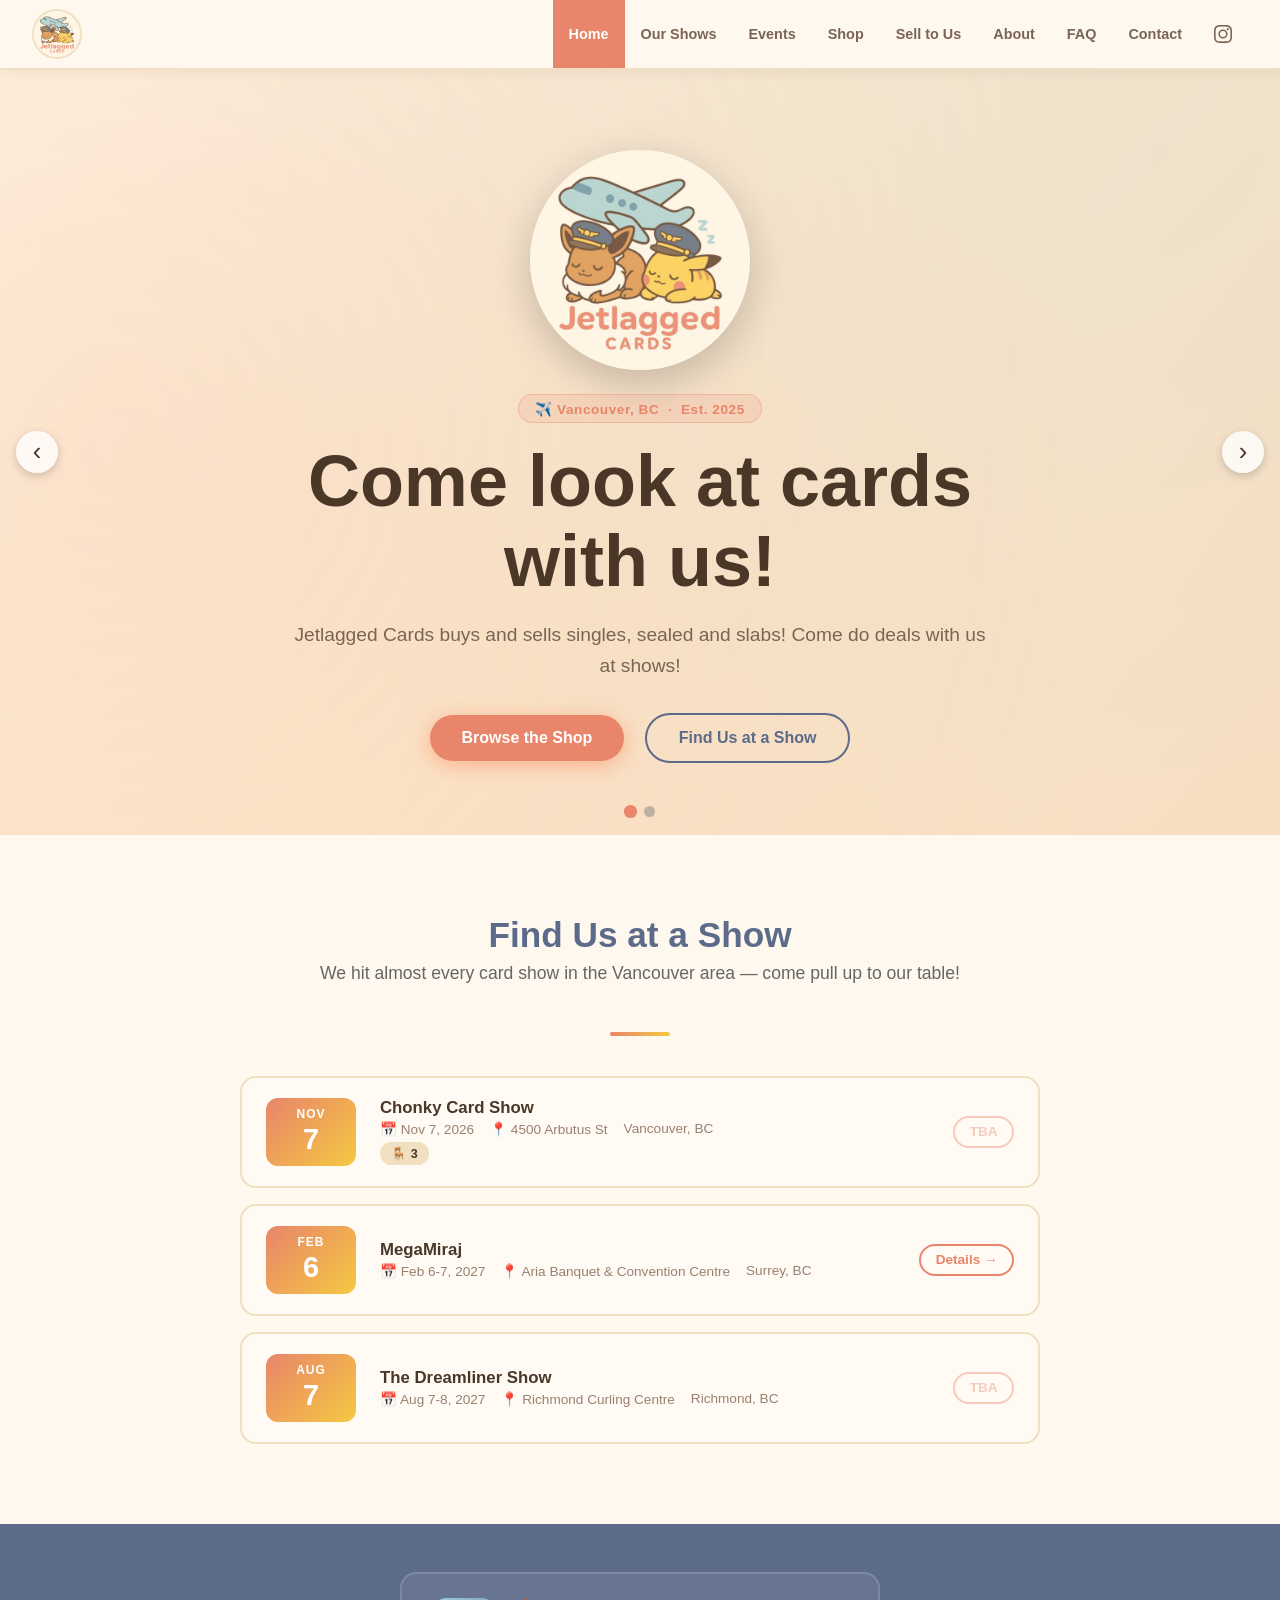
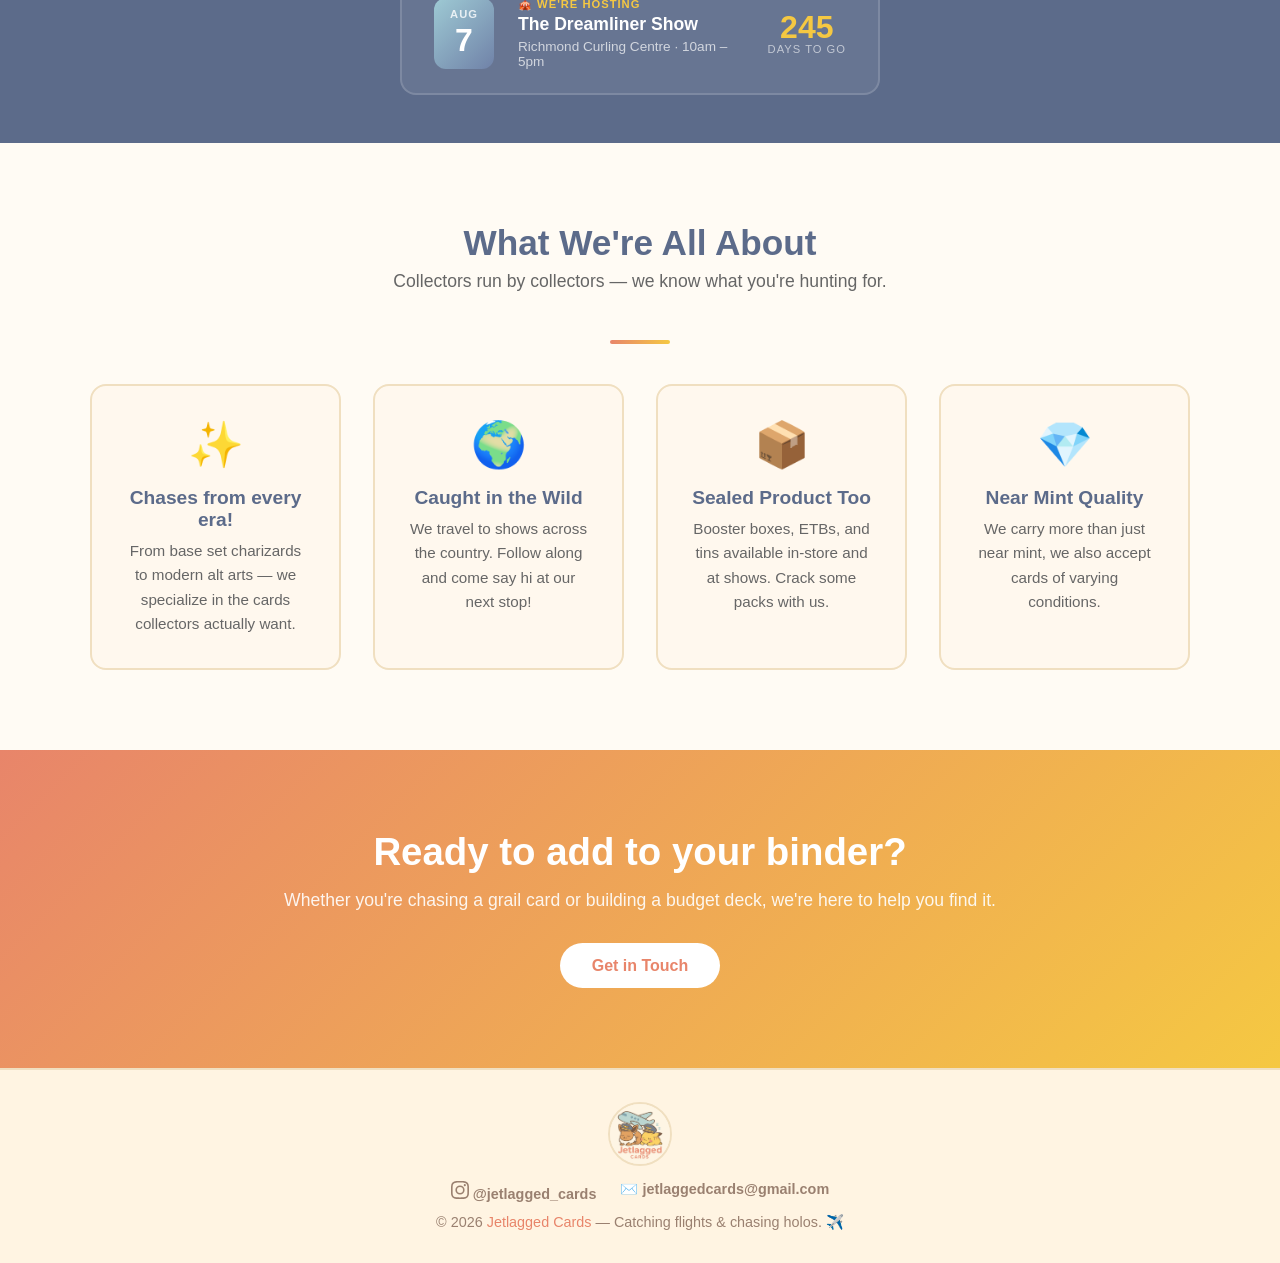
<file: index.html>
<!DOCTYPE html>
<html lang="en">
<head>
  <meta charset="UTF-8" />
  <meta name="viewport" content="width=device-width, initial-scale=1.0" />
  <title>Jetlagged Cards — Pokémon TCG Singles & Sealed</title>
  <link rel="icon" href="images/logo.jpg" type="image/jpeg" />
  <link rel="stylesheet" href="css/style.css" />
  <script src="https://identity.netlify.com/v1/netlify-identity-widget.js"></script>
</head>
<body>

<!-- NAV -->
<nav>
  <a href="#" class="nav-logo-img" data-page="home">
    <img src="images/logo.jpg" alt="Jetlagged Cards" class="nav-logo-img-el" />
  </a>
  <ul class="nav-links">
    <li><a href="#" data-page="home" class="active">Home</a></li>
    <li><a href="#" data-page="our-shows">Our Shows</a></li>
    <li><a href="#" data-page="events">Events</a></li>
    <li><a href="#" data-page="store">Shop</a></li>
    <li><a href="#" data-page="sell">Sell to Us</a></li>
    <li><a href="#" data-page="about">About</a></li>
    <li><a href="#" data-page="faq">FAQ</a></li>
    <li><a href="#" data-page="contact">Contact</a></li>
    <li><a href="https://instagram.com/jetlagged_cards" target="_blank" class="nav-instagram"><svg xmlns="http://www.w3.org/2000/svg" viewBox="0 0 24 24" class="ig-icon" fill="currentColor"><path d="M12 2.163c3.204 0 3.584.012 4.85.07 3.252.148 4.771 1.691 4.919 4.919.058 1.265.069 1.645.069 4.849 0 3.205-.012 3.584-.069 4.849-.149 3.225-1.664 4.771-4.919 4.919-1.266.058-1.644.07-4.85.07-3.204 0-3.584-.012-4.849-.07-3.26-.149-4.771-1.699-4.919-4.92-.058-1.265-.07-1.644-.07-4.849 0-3.204.013-3.583.07-4.849.149-3.227 1.664-4.771 4.919-4.919 1.266-.057 1.645-.069 4.849-.069zM12 0C8.741 0 8.333.014 7.053.072 2.695.272.273 2.69.073 7.052.014 8.333 0 8.741 0 12c0 3.259.014 3.668.072 4.948.2 4.358 2.618 6.78 6.98 6.98C8.333 23.986 8.741 24 12 24c3.259 0 3.668-.014 4.948-.072 4.354-.2 6.782-2.618 6.979-6.98.059-1.28.073-1.689.073-4.948 0-3.259-.014-3.667-.072-4.947-.196-4.354-2.617-6.78-6.979-6.98C15.668.014 15.259 0 12 0zm0 5.838a6.162 6.162 0 100 12.324 6.162 6.162 0 000-12.324zM12 16a4 4 0 110-8 4 4 0 010 8zm6.406-11.845a1.44 1.44 0 100 2.881 1.44 1.44 0 000-2.881z"/></svg></a></li>
  </ul>
  <button class="hamburger" id="hamburger" aria-label="Toggle menu">
    <span></span><span></span><span></span>
  </button>
</nav>

<!-- ===== HOME PAGE ===== -->
<div id="home" class="page active">

  <div class="hero" id="hero-carousel">
    <div class="hero-slide active" data-slide="0">
      <div class="hero-content">
        <img src="images/logo.jpg" alt="Jetlagged Cards" class="hero-logo" />
        <div class="hero-tagline">✈️ Vancouver, BC &nbsp;·&nbsp; Est. 2025</div>
        <h1 id="hero-title">Loading…</h1>
        <p id="hero-subtitle"></p>
        <a href="#" class="btn btn-primary" id="hero-cta-primary" data-page="store"></a>
        <a href="#" class="btn btn-outline" id="hero-cta-secondary" data-scroll="shows-section"></a>
      </div>
    </div>

    <div class="hero-slide hero-slide-spotlight" data-slide="1">
      <div class="hero-spotlight-inner">
        <div class="hero-spotlight-imgwrap">
          <img class="hero-spotlight-img" src="images/megamiraj.jpg"
               alt="MegaMiraj card show — Feb 6-7, 2027 · Aria Banquet & Convention Centre, Surrey BC · free admission"
               onerror="this.closest('.hero-slide-spotlight').classList.add('img-missing')" />
          <div class="hero-spotlight-fallback">
            <div class="hero-spotlight-badge">🌟 Featured Show</div>
            <h2>MegaMiraj</h2>
            <p>Feb 6-7, 2027 · Aria Banquet &amp; Convention Centre, Surrey · Free admission</p>
          </div>
        </div>
        <a href="https://www.instagram.com/p/Dc1PkqipyE4/" target="_blank" rel="noopener" class="btn btn-primary hero-spotlight-cta">Learn More →</a>
      </div>
    </div>

    <button class="hero-nav hero-prev" aria-label="Previous slide">‹</button>
    <button class="hero-nav hero-next" aria-label="Next slide">›</button>
    <div class="hero-dots">
      <button class="hero-dot active" data-goto="0" aria-label="Show slide 1"></button>
      <button class="hero-dot" data-goto="1" aria-label="Show slide 2"></button>
    </div>
  </div>

  <section class="shows-section" id="shows-section">
    <h2 class="section-title">Find Us at a Show</h2>
    <p class="section-subtitle">We hit almost every card show in the Vancouver area — come pull up to our table!</p>
    <div class="accent-line"></div>
    <div class="shows-list" id="shows-list"></div>
  </section>

  <!-- Hosted Shows Promo Banner -->
  <section class="hosted-promo" id="hosted-promo"></section>

  <section class="features">
    <h2 class="section-title">What We're All About</h2>
    <p class="section-subtitle">Collectors run by collectors — we know what you're hunting for.</p>
    <div class="accent-line"></div>
    <div class="features-grid" id="features-grid"></div>
  </section>

  <section id="cta-banner" style="background: linear-gradient(135deg, #e8856a, #f5c842); text-align: center; color: white; padding: 5rem 2rem;">
    <h2 id="banner-title" style="font-size: 2.4rem; font-weight: 900; margin-bottom: 1rem;"></h2>
    <p id="banner-subtitle" style="font-size: 1.1rem; opacity: 0.9; margin-bottom: 2rem;"></p>
    <a href="#" class="btn" id="banner-btn" style="background: white; color: var(--primary); font-weight: 700;" data-page="contact"></a>
  </section>

</div>

<!-- ===== OUR SHOWS PAGE ===== -->
<div id="our-shows" class="page">
  <div class="our-shows-header">
    <h1>🎪 Our Shows</h1>
    <p>We're hosting Vancouver card shows in 2026 — here's everything you need to know.</p>
    <a href="https://app.joinshowup.io/organizer/jetlagged-cards" target="_blank" class="showup-profile-link">View all our shows on ShowUp →</a>
  </div>
  <div id="hosted-shows-list"></div>
</div>

<!-- ===== EVENTS PAGE ===== -->
<div id="events" class="page">
  <div class="events-header">
    <h1>Events & Tournaments</h1>
    <p>Show up, battle it out, and maybe walk away with something rare.</p>
  </div>
  <div class="under-construction">
    <div class="under-construction-icon">🚧</div>
    <h2>Under Construction</h2>
    <p>Our events calendar is being built. Check back soon — in the meantime, come find us at a show!</p>
    <a href="#" class="btn btn-primary" data-page="our-shows">Find Us at a Show</a>
  </div>
</div>

<!-- ===== STORE PAGE ===== -->
<div id="store" class="page">
  <div class="store-header">
    <h1>The Card Shop</h1>
  </div>
  <div class="under-construction">
    <div class="under-construction-icon">🚧</div>
    <h2>Under Construction</h2>
    <p>Our online shop is being built. Check back soon — in the meantime, come find us at a show!</p>
    <a href="#" class="btn btn-primary" data-page="our-shows">Find Us at a Show</a>
  </div>
</div>

<!-- ===== SELL TO US PAGE ===== -->
<div id="sell" class="page">
  <div class="sell-header">
    <h1>Sell to Us</h1>
    <p>We pay fair market prices — bring your cards to any show or reach out online.</p>
  </div>

  <div class="sell-layout">

    <!-- Left col: how it works + conditions -->
    <div class="sell-info">
      <p id="buying-intro" class="sell-intro"></p>

      <h3 class="sell-subheading">✅ Conditions We Accept</h3>
      <ul class="conditions-list" id="conditions-list"></ul>
      <p id="condition-note" class="condition-note"></p>

      <h3 class="sell-subheading">📬 How to Reach Us</h3>
      <p id="contact-note" class="sell-contact-note"></p>

      <form class="contact-form sell-form" id="sellForm" style="margin-top: 2rem;">
        <div class="form-group">
          <label>Your Name</label>
          <input type="text" placeholder="Ash Ketchum" required />
        </div>
        <div class="form-row">
          <div class="form-group">
            <label>Email Address</label>
            <input type="email" placeholder="ash@pokemonmaster.com" required />
          </div>
          <div class="form-group">
            <label>Phone Number</label>
            <input type="tel" placeholder="+1 (604) 555-0100" required />
          </div>
        </div>
        <div class="form-group">
          <label>Collectr Portfolio Link</label>
          <input type="url" placeholder="https://app.collectr.gg/u/yourprofile" required />
          <span class="form-hint">We'll use this to pull your card list automatically.</span>
        </div>
        <button type="submit" class="submit-btn">Send Offer →</button>
      </form>
    </div>

  </div>

  <!-- Want list: full-width, below the form -->
  <section class="wantlist-section">
    <h3 class="sell-subheading">🔥 Current Want List</h3>
    <p class="wantlist-intro">Cards we're actively hunting — if you have these, we definitely want to talk.</p>

    <div class="wantlist-controls">
      <input type="search" id="wantlist-search" placeholder="Search by card name…" autocomplete="off" />
      <div class="wantlist-priority-filters" id="wantlist-priority-filters">
        <button class="wl-filter-btn active" data-priority="all">All</button>
        <button class="wl-filter-btn" data-priority="high">High</button>
        <button class="wl-filter-btn" data-priority="medium">Medium</button>
        <button class="wl-filter-btn" data-priority="low">Low</button>
      </div>
    </div>

    <div class="wantlist-legend">
      <span><span class="priority-badge priority-high">high</span> most wanted</span>
      <span><span class="priority-badge priority-medium">medium</span> keen to buy</span>
      <span><span class="priority-badge priority-low">low</span> nice to have</span>
    </div>

    <div id="wantlist"></div>
    <p class="wantlist-empty" id="wantlist-empty" hidden>No cards match your search.</p>
  </section>
</div>

<!-- ===== CONTACT PAGE ===== -->
<div id="contact" class="page">
  <div class="contact-header">
    <h1>Send Us a Message</h1>
    <p>Chasing a grail? Got a trade offer? We're all ears.</p>
  </div>
  <div class="contact-layout">
    <div class="contact-info">
      <h2>Let's talk cards.</h2>
      <p>Whether you're looking for a specific card, want to know our show schedule, or just want to geek out about the TCG — reach out, we love hearing from fellow collectors.</p>
      <div class="info-item">
        <div class="info-icon" style="background:#fff0e8;">📍</div>
        <div><h4>Based In</h4><p>Vancouver, BC, Canada</p></div>
      </div>
      <div class="info-item">
        <div class="info-icon" style="background:#fff8e8;">✉️</div>
        <div><h4>Email</h4><p>jetlaggedcards@gmail.com</p></div>
      </div>
      <div class="info-item">
        <div class="info-icon" style="background:#e8fff9;">📸</div>
        <div><h4>Instagram</h4><p>@jetlagged_cards</p></div>
      </div>
      <div class="info-item">
        <div class="info-icon" style="background:#f0e8ff;">🕐</div>
        <div><h4>Response Time</h4><p>Usually within 24 hours<br/>(We might be at a show!)</p></div>
      </div>
    </div>
    <form class="contact-form" id="contactForm">
      <div class="form-row">
        <div class="form-group">
          <label>First Name</label>
          <input type="text" placeholder="Ash" required />
        </div>
        <div class="form-group">
          <label>Last Name</label>
          <input type="text" placeholder="Ketchum" required />
        </div>
      </div>
      <div class="form-group">
        <label>Email Address</label>
        <input type="email" placeholder="ash@pokemonmaster.com" required />
      </div>
      <div class="form-group">
        <label>What's this about?</label>
        <select required>
          <option value="" disabled selected>Pick a topic…</option>
          <option>Looking for a Specific Card</option>
          <option>Trade Inquiry</option>
          <option>Show / Event Question</option>
          <option>Order & Shipping</option>
          <option>Wholesale / Partnership</option>
          <option>Just Saying Hi!</option>
        </select>
      </div>
      <div class="form-group">
        <label>Message</label>
        <textarea placeholder="Tell us what you're hunting for, or just say hi…" required></textarea>
      </div>
      <button type="submit" class="submit-btn">Send It →</button>
    </form>
  </div>
</div>

<!-- ===== ABOUT PAGE ===== -->
<div id="about" class="page">
  <div class="about-header">
    <h1>About Us</h1>
    <p id="about-tagline"></p>
  </div>
  <div class="about-story" id="about-story"></div>
  <section class="features" style="background: #fff8f0;">
    <h2 class="section-title">What We Stand For</h2>
    <div class="accent-line"></div>
    <div class="features-grid" id="about-values"></div>
  </section>
  <div class="about-cta">
    <p id="about-cta-text"></p>
    <a href="#" class="btn btn-primary" data-page="our-shows">Find Us at a Show</a>
  </div>
</div>

<!-- ===== FAQ PAGE ===== -->
<div id="faq" class="page">
  <div class="faq-header">
    <h1>Frequently Asked Questions</h1>
    <p>Everything you need to know before you come find us.</p>
  </div>
  <div class="faq-list" id="faq-list"></div>
</div>


<!-- FOOTER -->
<footer>
  <img src="images/logo.jpg" alt="Jetlagged Cards" class="footer-logo" />
  <div class="footer-links">
    <a href="https://instagram.com/jetlagged_cards" target="_blank"><svg xmlns="http://www.w3.org/2000/svg" viewBox="0 0 24 24" class="ig-icon" fill="currentColor"><path d="M12 2.163c3.204 0 3.584.012 4.85.07 3.252.148 4.771 1.691 4.919 4.919.058 1.265.069 1.645.069 4.849 0 3.205-.012 3.584-.069 4.849-.149 3.225-1.664 4.771-4.919 4.919-1.266.058-1.644.07-4.85.07-3.204 0-3.584-.012-4.849-.07-3.26-.149-4.771-1.699-4.919-4.92-.058-1.265-.07-1.644-.07-4.849 0-3.204.013-3.583.07-4.849.149-3.227 1.664-4.771 4.919-4.919 1.266-.057 1.645-.069 4.849-.069zM12 0C8.741 0 8.333.014 7.053.072 2.695.272.273 2.69.073 7.052.014 8.333 0 8.741 0 12c0 3.259.014 3.668.072 4.948.2 4.358 2.618 6.78 6.98 6.98C8.333 23.986 8.741 24 12 24c3.259 0 3.668-.014 4.948-.072 4.354-.2 6.782-2.618 6.979-6.98.059-1.28.073-1.689.073-4.948 0-3.259-.014-3.667-.072-4.947-.196-4.354-2.617-6.78-6.979-6.98C15.668.014 15.259 0 12 0zm0 5.838a6.162 6.162 0 100 12.324 6.162 6.162 0 000-12.324zM12 16a4 4 0 110-8 4 4 0 010 8zm6.406-11.845a1.44 1.44 0 100 2.881 1.44 1.44 0 000-2.881z"/></svg> @jetlagged_cards</a>
    <a href="mailto:jetlaggedcards@gmail.com">✉️ jetlaggedcards@gmail.com</a>
  </div>
  <p>© 2026 <span>Jetlagged Cards</span> — Catching flights & chasing holos. ✈️</p>
</footer>

<div class="toast" id="toast"></div>
<script src="js/main.js"></script>
</body>
</html>
</file>
<file: css/style.css>
:root {
  --primary: #e8856a;
  --secondary: #f5c842;
  --accent: #9ecad4;
  --dark: #5c6b8a;
  --light: #faf0dc;
  --text: #4a3728;
  --nav-height: 70px;
}

* { margin: 0; padding: 0; box-sizing: border-box; }

body {
  font-family: 'Segoe UI', sans-serif;
  color: var(--text);
  background: var(--light);
}

/* NAV */
nav {
  position: fixed;
  top: 0; left: 0; right: 0;
  height: var(--nav-height);
  background: #fff8ee;
  border-bottom: 2px solid #f0dfc0;
  display: flex;
  align-items: center;
  justify-content: space-between;
  padding: 0 2rem;
  z-index: 1000;
  box-shadow: 0 2px 12px rgba(92,59,46,0.08);
}

.nav-logo-img {
  display: flex;
  align-items: center;
  text-decoration: none;
}

.nav-logo-img-el {
  height: 50px;
  width: 50px;
  border-radius: 50%;
  object-fit: cover;
  border: 2px solid #f0dfc0;
}

.hero-logo {
  width: 220px;
  height: 220px;
  border-radius: 50%;
  object-fit: cover;
  border: none;
  box-shadow: 0 12px 40px rgba(0,0,0,0.2);
  margin: 0 auto 1.5rem;
  display: block;
}

.footer-logo {
  width: 64px;
  height: 64px;
  border-radius: 50%;
  object-fit: cover;
  margin-bottom: 0.75rem;
  border: 2px solid #f0dfc0;
}

.nav-links {
  display: flex;
  gap: 0;
  list-style: none;
  height: 100%;
  align-items: stretch;
}

.nav-links li {
  display: flex;
  align-items: stretch;
}

.nav-links a {
  color: #7a6555;
  text-decoration: none;
  padding: 0 1rem;
  font-weight: 600;
  font-size: 0.9rem;
  transition: all 0.2s;
  display: flex;
  align-items: center;
  border-radius: 0;
}

.nav-links a:hover, .nav-links a.active {
  color: #fff;
  background: var(--primary);
}

/* PAGES */
.page { display: none; padding-top: var(--nav-height); min-height: 100vh; }
.page.active { display: block; }

/* HERO */
.hero {
  background: linear-gradient(135deg, #fff4e2 0%, #fde8cc 50%, #fcdfc0 100%);
  color: var(--text);
  text-align: center;
  position: relative;
  overflow: hidden;
  display: grid;
}

.hero::before {
  content: '';
  position: absolute;
  top: -50%; left: -50%;
  width: 200%; height: 200%;
  background: radial-gradient(circle at 30% 50%, rgba(232,133,106,0.12) 0%, transparent 50%),
              radial-gradient(circle at 70% 30%, rgba(158,202,212,0.15) 0%, transparent 50%);
  animation: pulse 8s ease-in-out infinite;
}

@keyframes pulse {
  0%, 100% { transform: scale(1); }
  50% { transform: scale(1.05); }
}

.hero-content { position: relative; z-index: 1; max-width: 700px; margin: 0 auto; }

/* ── Hero carousel ── */
.hero-slide {
  /* Stack every slide in the same grid cell so the hero sizes to the tallest
     slide and its height stays constant as the carousel rotates. */
  grid-area: 1 / 1;
  display: flex;
  min-height: 600px;
  padding: 5rem 2rem 4.5rem;
  align-items: center;
  justify-content: center;
  position: relative;
  z-index: 1;
  opacity: 0;
  visibility: hidden;
  transition: opacity 0.5s ease, visibility 0.5s ease;
  pointer-events: none;
}
.hero-slide.active { opacity: 1; visibility: visible; pointer-events: auto; z-index: 2; }

.hero-slide-spotlight { background: #2b2b2b; align-items: stretch; }
.hero-spotlight-inner {
  display: flex;
  flex-direction: column;
  align-items: center;
  justify-content: center;
  gap: 1.25rem;
  width: 100%;
  min-height: 0;
}
/* Fill box: grows to take the slide's leftover height above the CTA.
   The image scales to whichever edge it meets first, keeping its ratio. */
.hero-spotlight-imgwrap {
  flex: 1 1 0;
  min-height: 0;
  width: 100%;
  display: flex;
  align-items: center;
  justify-content: center;
}
.hero-spotlight-img {
  max-height: 100%;
  max-width: 100%;
  width: auto;
  height: auto;
  object-fit: contain;
  border-radius: 14px;
  box-shadow: 0 16px 40px rgba(0, 0, 0, 0.45);
}
.hero-spotlight-cta { flex: 0 0 auto; margin: 0; }

/* fallback shown only if the flyer image fails to load */
.hero-spotlight-fallback { display: none; color: #fff; }
.hero-slide-spotlight.img-missing .hero-spotlight-img { display: none; }
.hero-slide-spotlight.img-missing .hero-spotlight-fallback { display: block; }
.hero-spotlight-badge {
  display: inline-block;
  background: #c0442a;
  color: #fff;
  font-weight: 800;
  font-size: 0.8rem;
  letter-spacing: 0.06em;
  text-transform: uppercase;
  padding: 0.4rem 1rem;
  border-radius: 20px;
  margin-bottom: 1rem;
}
.hero-spotlight-fallback h2 { font-size: 2.6rem; font-weight: 900; color: #fff; margin-bottom: 0.5rem; }
.hero-spotlight-fallback p { font-size: 1.05rem; color: #d8d0c8; }

.hero-nav {
  position: absolute;
  top: 50%;
  transform: translateY(-50%);
  z-index: 3;
  width: 42px; height: 42px;
  border: none;
  border-radius: 50%;
  background: rgba(255, 255, 255, 0.78);
  color: var(--text);
  font-size: 1.6rem;
  line-height: 1;
  cursor: pointer;
  box-shadow: 0 3px 10px rgba(0, 0, 0, 0.18);
  transition: background 0.15s;
}
.hero-nav:hover { background: #fff; }
.hero-prev { left: 1rem; }
.hero-next { right: 1rem; }

.hero-dots {
  position: absolute;
  bottom: 1.1rem;
  left: 50%;
  transform: translateX(-50%);
  z-index: 3;
  display: flex;
  gap: 0.5rem;
}
.hero-dot {
  width: 11px; height: 11px;
  border-radius: 50%;
  border: none;
  background: rgba(120, 120, 120, 0.45);
  cursor: pointer;
  padding: 0;
  transition: background 0.15s, transform 0.15s;
}
.hero-dot.active { background: var(--primary); transform: scale(1.2); }

.hero h1 {
  font-size: clamp(2.5rem, 6vw, 4.5rem);
  font-weight: 900;
  line-height: 1.1;
  margin-bottom: 1.2rem;
}

.hero h1 .highlight { color: var(--secondary); }

.hero p {
  font-size: 1.2rem;
  color: #7a6555;
  margin-bottom: 2rem;
  line-height: 1.6;
}

.hero-tagline {
  display: inline-block;
  background: rgba(232,133,106,0.15);
  color: var(--primary);
  font-size: 0.85rem;
  font-weight: 700;
  letter-spacing: 0.04em;
  padding: 0.35rem 1rem;
  border-radius: 50px;
  margin-bottom: 1.2rem;
  border: 1px solid rgba(232,133,106,0.35);
}

.btn {
  display: inline-block;
  padding: 0.85rem 2rem;
  border-radius: 50px;
  font-weight: 700;
  font-size: 1rem;
  text-decoration: none;
  cursor: pointer;
  border: none;
  transition: all 0.25s;
}

.btn-primary {
  background: var(--primary);
  color: white;
  box-shadow: 0 4px 20px rgba(255,107,53,0.4);
}

.btn-primary:hover { transform: translateY(-2px); box-shadow: 0 8px 30px rgba(255,107,53,0.5); }

.btn-outline {
  background: transparent;
  color: var(--dark);
  border: 2px solid var(--dark);
  margin-left: 1rem;
}

.btn-outline:hover { background: var(--dark); color: white; }

@media (max-width: 600px) {
  .hero .btn {
    display: block;
    width: 100%;
    margin-left: 0;
    text-align: center;
    box-sizing: border-box;
  }
  .hero .btn + .btn { margin-top: 0.75rem; }
}

/* SECTIONS */
section { padding: 5rem 2rem; }

.section-title {
  text-align: center;
  font-size: 2.2rem;
  font-weight: 800;
  margin-bottom: 0.5rem;
  color: var(--dark);
}

.section-subtitle {
  text-align: center;
  color: #666;
  margin-bottom: 3rem;
  font-size: 1.1rem;
}

.accent-line {
  width: 60px;
  height: 4px;
  background: linear-gradient(to right, var(--primary), var(--secondary));
  border-radius: 2px;
  margin: 0.5rem auto 2.5rem;
}

/* FEATURES */
.features { background: #fffbf4; }

.features-grid {
  display: grid;
  grid-template-columns: repeat(auto-fit, minmax(240px, 1fr));
  gap: 2rem;
  max-width: 1100px;
  margin: 0 auto;
}

.feature-card {
  background: #fff8ee;
  border-radius: 16px;
  padding: 2rem;
  text-align: center;
  transition: transform 0.25s, box-shadow 0.25s;
  border: 2px solid #f0dfc0;
}

.feature-card:hover {
  transform: translateY(-6px);
  box-shadow: 0 12px 40px rgba(232,133,106,0.15);
  border-color: var(--primary);
}

.feature-icon {
  font-size: 2.8rem;
  margin-bottom: 1rem;
  display: block;
}

.feature-card h3 { font-size: 1.2rem; margin-bottom: 0.5rem; color: var(--dark); }
.feature-card p { color: #666; line-height: 1.6; font-size: 0.95rem; }

/* SHOWS */
.shows-section { background: #fff8ee; }

.shows-list {
  max-width: 800px;
  margin: 0 auto;
  display: flex;
  flex-direction: column;
  gap: 1rem;
}

.show-row {
  display: grid;
  grid-template-columns: 90px 1fr auto;
  align-items: center;
  gap: 1.5rem;
  background: #fffbf4;
  border: 2px solid #f0dfc0;
  border-radius: 16px;
  padding: 1.25rem 1.5rem;
  transition: transform 0.2s, box-shadow 0.2s;
}

.show-row:hover {
  transform: translateY(-3px);
  box-shadow: 0 8px 24px rgba(232,133,106,0.15);
  border-color: var(--primary);
}

.show-date-box {
  background: linear-gradient(135deg, #e8856a, #f5c842);
  border-radius: 12px;
  padding: 0.6rem 0.5rem;
  text-align: center;
  color: white;
  line-height: 1.2;
}

.show-date-box .month {
  font-size: 0.75rem;
  font-weight: 700;
  text-transform: uppercase;
  letter-spacing: 1px;
}

.show-date-box .day {
  font-size: 1.8rem;
  font-weight: 900;
}

.show-info h3 {
  font-size: 1.05rem;
  font-weight: 700;
  color: var(--text);
  margin-bottom: 0.2rem;
}

.show-meta {
  font-size: 0.85rem;
  color: #9a8070;
  display: flex;
  flex-wrap: wrap;
  gap: 0.5rem 1rem;
}

.show-table-badge {
  display: inline-block;
  background: #f0dfc0;
  color: var(--text);
  font-size: 0.78rem;
  font-weight: 700;
  padding: 0.25rem 0.7rem;
  border-radius: 20px;
  margin-top: 0.3rem;
}

.show-link {
  font-size: 0.85rem;
  font-weight: 700;
  color: var(--primary);
  text-decoration: none;
  white-space: nowrap;
  border: 2px solid var(--primary);
  padding: 0.4rem 0.9rem;
  border-radius: 20px;
  transition: all 0.2s;
}

.show-link:hover {
  background: var(--primary);
  color: white;
}

@media (max-width: 600px) {
  .show-row { grid-template-columns: 70px 1fr; }
  .show-link { display: none; }
}

/* EVENTS PAGE */
.events-header {
  background: linear-gradient(135deg, #f5c842, #e8856a);
  padding: 4rem 2rem;
  text-align: center;
  color: white;
}

.events-header h1 { font-size: 3rem; font-weight: 900; }
.events-header p { font-size: 1.1rem; opacity: 0.9; margin-top: 0.5rem; }

.events-grid {
  display: grid;
  grid-template-columns: repeat(auto-fit, minmax(300px, 1fr));
  gap: 1.5rem;
  max-width: 1100px;
  margin: 0 auto;
  padding: 3rem 2rem;
}

.event-card {
  background: white;
  border-radius: 16px;
  overflow: hidden;
  box-shadow: 0 4px 20px rgba(0,0,0,0.08);
  transition: transform 0.25s;
}

.event-card:hover { transform: translateY(-4px); }

.event-banner {
  height: 8px;
}

.event-card-body { padding: 1.5rem; }

.event-date {
  display: inline-block;
  background: var(--secondary);
  color: var(--dark);
  font-weight: 700;
  font-size: 0.85rem;
  padding: 0.25rem 0.75rem;
  border-radius: 20px;
  margin-bottom: 0.75rem;
}

.event-card h3 { font-size: 1.2rem; margin-bottom: 0.5rem; color: var(--dark); }
.event-card p { color: #666; font-size: 0.95rem; line-height: 1.5; margin-bottom: 1rem; }

.event-meta {
  display: flex;
  gap: 1rem;
  font-size: 0.85rem;
  color: #888;
  margin-bottom: 1rem;
}

/* STORE PAGE */
.store-header {
  background: linear-gradient(135deg, #9ecad4, #7082a8);
  padding: 4rem 2rem;
  text-align: center;
  color: white;
}

.store-header h1 { font-size: 3rem; font-weight: 900; }
.store-header p { font-size: 1.1rem; opacity: 0.9; margin-top: 0.5rem; }

.under-construction {
  max-width: 560px;
  margin: 4rem auto;
  padding: 3rem 2rem;
  text-align: center;
  background: var(--light);
  border: 2px dashed var(--primary);
  border-radius: 16px;
}
.under-construction-icon { font-size: 3.5rem; line-height: 1; }
.under-construction h2 {
  font-size: 2rem;
  font-weight: 900;
  color: var(--primary);
  margin-top: 1rem;
}
.under-construction p {
  font-size: 1.1rem;
  color: var(--text);
  opacity: 0.85;
  margin: 0.75rem auto 2rem;
  max-width: 42ch;
}

.store-search-wrap {
  max-width: 480px;
  margin: 2rem auto 0;
  padding: 0 2rem;
}

.store-search-wrap input {
  width: 100%;
  padding: 0.8rem 1.2rem;
  border: 2px solid #f0dfc0;
  border-radius: 50px;
  font-size: 1rem;
  outline: none;
  background: white;
  color: var(--dark);
  box-sizing: border-box;
  transition: border-color 0.2s;
}

.store-search-wrap input:focus { border-color: var(--primary); }

.store-filters {
  display: flex;
  gap: 0.5rem;
  justify-content: center;
  flex-wrap: wrap;
  padding: 2rem 2rem 0;
}

.filter-btn {
  padding: 0.5rem 1.25rem;
  border-radius: 50px;
  border: 2px solid #ddd;
  background: white;
  cursor: pointer;
  font-weight: 600;
  font-size: 0.9rem;
  transition: all 0.2s;
  color: var(--text);
}

.filter-btn.active, .filter-btn:hover {
  background: var(--primary);
  border-color: var(--primary);
  color: white;
}

.store-grid {
  display: grid;
  grid-template-columns: repeat(auto-fill, minmax(260px, 1fr));
  gap: 1.5rem;
  max-width: 1200px;
  margin: 0 auto;
  padding: 2rem;
}

.product-card {
  background: white;
  border-radius: 16px;
  overflow: hidden;
  box-shadow: 0 4px 20px rgba(0,0,0,0.08);
  transition: transform 0.25s;
}

.product-card:hover { transform: translateY(-4px); }

.product-img {
  height: 200px;
  display: flex;
  align-items: center;
  justify-content: center;
  font-size: 4rem;
}

.product-body { padding: 1.25rem; }

.product-tag {
  font-size: 0.75rem;
  font-weight: 700;
  color: var(--accent);
  text-transform: uppercase;
  letter-spacing: 1px;
}

.product-body h3 { margin: 0.3rem 0; font-size: 1.05rem; color: var(--dark); }
.product-body p { font-size: 0.88rem; color: #666; margin-bottom: 1rem; }

.product-footer {
  display: flex;
  align-items: center;
  justify-content: space-between;
}

.price { font-size: 1.3rem; font-weight: 800; color: var(--primary); }

.add-btn {
  background: var(--dark);
  color: white;
  border: none;
  padding: 0.5rem 1rem;
  border-radius: 8px;
  cursor: pointer;
  font-weight: 600;
  font-size: 0.9rem;
  transition: background 0.2s;
}

.add-btn:hover { background: var(--primary); }

.product-card { border: 2px solid #f0dfc0; }
.product-card:hover { box-shadow: 0 12px 40px rgba(232,133,106,0.15); }

/* CONTACT PAGE */
.contact-header {
  background: linear-gradient(135deg, #7082a8, #9ecad4);
  padding: 4rem 2rem;
  text-align: center;
  color: white;
}

.contact-header h1 { font-size: 3rem; font-weight: 900; }
.contact-header p { opacity: 0.9; margin-top: 0.5rem; }

.contact-layout {
  display: grid;
  grid-template-columns: 1fr 1.5fr;
  gap: 3rem;
  max-width: 1000px;
  margin: 0 auto;
  padding: 4rem 2rem;
}

.hamburger {
  display: none;
  flex-direction: column;
  gap: 5px;
  background: none;
  border: none;
  cursor: pointer;
  padding: 0.4rem;
}

.hamburger span {
  display: block;
  width: 24px;
  height: 3px;
  background: var(--text);
  border-radius: 2px;
  transition: all 0.25s;
}

@media (max-width: 768px) {
  .contact-layout { grid-template-columns: 1fr; }

  .hamburger { display: flex; }

  .nav-links {
    display: none;
    position: fixed;
    top: var(--nav-height);
    left: 0; right: 0;
    background: #fff8ee;
    border-bottom: 2px solid #f0dfc0;
    flex-direction: column;
    padding: 0.4rem 0 0.6rem;
    gap: 0;
    box-shadow: 0 8px 24px rgba(92,59,46,0.12);
    z-index: 999;
  }

  .nav-links.open { display: flex; }

  .nav-links li {
    display: block;
    border-bottom: 1px solid #f0dfc0;
  }

  .nav-links li:last-child { border-bottom: none; }

  .nav-links a {
    display: block;
    padding: 0.85rem 1.5rem;
    font-size: 1rem;
    font-weight: 500;
    border-left: 3px solid transparent;
    color: #7a6555;
    background: none;
    height: auto;
    line-height: 1.4;
  }

  .nav-links a:hover,
  .nav-links a.active {
    background: #fff0e8;
    color: var(--primary);
    border-left-color: var(--primary);
  }

  /* Instagram icon — separated by a top rule */
  .nav-links li:last-child {
    border-top: 1px solid #f0dfc0;
    margin-top: 0.25rem;
    padding-top: 0.25rem;
  }

  .nav-links .nav-instagram {
    display: flex;
    align-items: center;
    padding: 0.75rem 1.5rem;
    gap: 0.6rem;
    border-left: 3px solid transparent;
  }

  .nav-links .nav-instagram::after {
    content: "@jetlagged_cards";
    font-size: 0.9rem;
    font-weight: 500;
    color: #7a6555;
  }

  .nav-links .nav-instagram:hover,
  .nav-links .nav-instagram.active {
    background: #fff0e8;
    border-left-color: var(--primary);
  }

  .nav-links .nav-instagram:hover::after { color: var(--primary); }
}

.contact-info h2 { font-size: 1.6rem; margin-bottom: 1rem; color: var(--dark); }
.contact-info p { color: #666; line-height: 1.7; margin-bottom: 2rem; }

.info-item {
  display: flex;
  align-items: flex-start;
  gap: 1rem;
  margin-bottom: 1.5rem;
}

.info-icon {
  width: 44px;
  height: 44px;
  border-radius: 10px;
  display: flex;
  align-items: center;
  justify-content: center;
  font-size: 1.2rem;
  flex-shrink: 0;
}

.info-item h4 { font-size: 0.9rem; color: #888; text-transform: uppercase; letter-spacing: 1px; }
.info-item p { color: var(--dark); font-weight: 500; margin: 0; font-size: 0.95rem; }

.contact-form {
  background: white;
  border-radius: 20px;
  padding: 2.5rem;
  box-shadow: 0 8px 40px rgba(0,0,0,0.1);
}

.form-group { margin-bottom: 1.25rem; }

.form-group label {
  display: block;
  font-weight: 600;
  margin-bottom: 0.4rem;
  color: var(--dark);
  font-size: 0.9rem;
}

.form-group input,
.form-group textarea,
.form-group select {
  width: 100%;
  padding: 0.8rem 1rem;
  border: 2px solid #e8e8e8;
  border-radius: 10px;
  font-size: 0.95rem;
  font-family: inherit;
  transition: border-color 0.2s;
  color: var(--text);
}

.form-group input:focus,
.form-group textarea:focus,
.form-group select:focus {
  outline: none;
  border-color: var(--primary);
}

.form-group textarea { resize: vertical; min-height: 120px; }

.form-row { display: grid; grid-template-columns: 1fr 1fr; gap: 1rem; }

.form-hint {
  display: block;
  font-size: 0.78rem;
  color: #9a8070;
  margin-top: 0.4rem;
}

.submit-btn {
  width: 100%;
  padding: 1rem;
  background: linear-gradient(135deg, var(--primary), var(--secondary));
  color: white;
  border: none;
  border-radius: 10px;
  font-size: 1rem;
  font-weight: 700;
  cursor: pointer;
  transition: opacity 0.2s, transform 0.2s;
}

.submit-btn:hover { opacity: 0.9; transform: translateY(-1px); }

/* TOAST */
.toast {
  position: fixed;
  bottom: 2rem;
  right: 2rem;
  background: var(--dark);
  color: white;
  padding: 1rem 1.5rem;
  border-radius: 12px;
  font-weight: 600;
  z-index: 9999;
  transform: translateY(100px);
  opacity: 0;
  transition: all 0.3s;
  box-shadow: 0 8px 30px rgba(0,0,0,0.2);
}

.toast.show { transform: translateY(0); opacity: 1; }

/* ── OUR SHOWS PAGE ──────────────────────────────────────────────────────── */

.our-shows-header {
  background: linear-gradient(135deg, #e8856a, #f5c842);
  padding: 4rem 2rem;
  text-align: center;
  color: white;
}

.our-shows-header h1 { font-size: 3rem; font-weight: 900; }
.our-shows-header p { font-size: 1.1rem; opacity: 0.9; margin-top: 0.5rem; }

.showup-profile-link {
  display: inline-block;
  margin-top: 1.25rem;
  background: rgba(255,255,255,0.2);
  color: white;
  text-decoration: none;
  font-weight: 700;
  font-size: 0.9rem;
  padding: 0.6rem 1.4rem;
  border-radius: 50px;
  border: 2px solid rgba(255,255,255,0.5);
  transition: background 0.2s, border-color 0.2s;
}

.showup-profile-link:hover {
  background: rgba(255,255,255,0.35);
  border-color: white;
}

/* Home promo strip for hosted shows */
.hosted-promo {
  background: var(--dark);
  padding: 3rem 2rem;
  display: flex;
  gap: 1.5rem;
  justify-content: center;
  flex-wrap: wrap;
}

.promo-card {
  background: rgba(255,255,255,0.07);
  border: 2px solid rgba(255,255,255,0.15);
  border-radius: 16px;
  padding: 1.5rem 2rem;
  color: white;
  display: flex;
  align-items: center;
  gap: 1.5rem;
  flex: 1;
  min-width: 280px;
  max-width: 480px;
  transition: border-color 0.2s, transform 0.2s;
  cursor: pointer;
  text-decoration: none;
}

.promo-card:hover {
  border-color: var(--secondary);
  transform: translateY(-3px);
}

.promo-date-box {
  border-radius: 12px;
  padding: 0.6rem 0.8rem;
  text-align: center;
  line-height: 1.2;
  flex-shrink: 0;
  min-width: 60px;
}

.promo-date-box .month { font-size: 0.7rem; font-weight: 700; text-transform: uppercase; letter-spacing: 1px; color: rgba(255,255,255,0.8); }
.promo-date-box .day   { font-size: 2rem; font-weight: 900; color: white; }

.promo-text { flex: 1; }
.promo-text .promo-label { font-size: 0.7rem; font-weight: 700; text-transform: uppercase; letter-spacing: 1px; color: var(--secondary); margin-bottom: 0.2rem; }
.promo-text h3 { font-size: 1.1rem; font-weight: 800; margin-bottom: 0.2rem; }
.promo-text p  { font-size: 0.85rem; color: rgba(255,255,255,0.7); }

.promo-countdown {
  text-align: center;
  flex-shrink: 0;
}

.promo-countdown .days-num { font-size: 2rem; font-weight: 900; color: var(--secondary); line-height: 1; }
.promo-countdown .days-label { font-size: 0.7rem; color: rgba(255,255,255,0.6); text-transform: uppercase; letter-spacing: 1px; }

/* Full show cards on Our Shows page */
.hosted-show-card {
  max-width: 900px;
  margin: 3rem auto;
  padding: 0 2rem;
}

.show-card-inner {
  border-radius: 20px;
  overflow: hidden;
  box-shadow: 0 8px 40px rgba(0,0,0,0.1);
  border: 2px solid #f0dfc0;
}

.show-card-banner {
  padding: 2.5rem 2.5rem 2rem;
  color: white;
  position: relative;
}

.show-card-banner .show-badge {
  display: inline-block;
  background: rgba(255,255,255,0.2);
  border-radius: 20px;
  padding: 0.3rem 0.9rem;
  font-size: 0.8rem;
  font-weight: 700;
  text-transform: uppercase;
  letter-spacing: 1px;
  margin-bottom: 0.75rem;
}

.show-card-banner h2 { font-size: 2rem; font-weight: 900; margin-bottom: 0.5rem; }

.show-card-meta {
  display: flex;
  flex-wrap: wrap;
  gap: 0.5rem 1.5rem;
  font-size: 0.95rem;
  opacity: 0.9;
}

.show-countdown-strip {
  background: rgba(0,0,0,0.18);
  padding: 1rem 2.5rem;
  display: flex;
  align-items: center;
  gap: 1rem;
}

.countdown-boxes {
  display: flex;
  gap: 0.5rem;
}

.cbox {
  background: white;
  border-radius: 8px;
  padding: 0.4rem 0.7rem;
  text-align: center;
  min-width: 52px;
  box-shadow: 0 2px 6px rgba(0,0,0,0.15);
}

.cbox .cnum { font-size: 1.4rem; font-weight: 900; color: var(--primary); line-height: 1; display: block; }
.cbox .clabel { font-size: 0.6rem; text-transform: uppercase; letter-spacing: 1px; color: #9a8070; }

.show-card-body {
  background: #fffbf4;
  padding: 2.5rem;
  display: grid;
  grid-template-columns: 1fr 1fr;
  gap: 2.5rem;
}

@media (max-width: 640px) {
  .show-card-body { grid-template-columns: 1fr; }
  .show-card-banner h2 { font-size: 1.5rem; }
}

.show-description { color: #7a6555; line-height: 1.7; margin-bottom: 1.5rem; font-size: 0.95rem; }

.highlights-list { list-style: none; display: flex; flex-direction: column; gap: 0.5rem; margin-bottom: 1.5rem; }
.highlights-list li { font-size: 0.9rem; color: var(--text); display: flex; align-items: center; gap: 0.5rem; }
.highlights-list li::before { content: '✓'; color: var(--primary); font-weight: 900; }

.show-section-label {
  font-size: 0.75rem;
  font-weight: 700;
  text-transform: uppercase;
  letter-spacing: 1px;
  color: var(--primary);
  margin-bottom: 0.75rem;
}

/* Full-width ticket checkout inside a hosted show card */
.ticket-widget-block { grid-column: 1 / -1; }
.ticket-widget-block .show-section-label { margin-top: 0.5rem; }

.vendor-box {
  background: white;
  border: 2px solid #f0dfc0;
  border-radius: 14px;
  padding: 1.5rem;
}

.vendor-price {
  font-size: 2rem;
  font-weight: 900;
  color: var(--primary);
  margin-bottom: 0.25rem;
}

.vendor-spots {
  font-size: 0.85rem;
  color: #9a8070;
  margin-bottom: 1rem;
}

.vendor-desc {
  font-size: 0.88rem;
  color: #7a6555;
  line-height: 1.6;
  margin-bottom: 1.5rem;
}

/* Vendor tier pricing chips */
.vendor-tiers-grid {
  display: grid;
  grid-template-columns: repeat(3, 1fr);
  gap: 0.75rem;
  margin: 1rem 0;
}

.vendor-tier-chip {
  border: 2px solid #f0dfc0;
  border-radius: 12px;
  padding: 0.85rem 0.5rem;
  text-align: center;
  background: #fffaf5;
}

.vendor-tier-chip.sold-out {
  background: #f5f0eb;
  border-color: #e0d5c8;
  opacity: 0.65;
}

.tier-name {
  font-size: 0.75rem;
  font-weight: 700;
  text-transform: uppercase;
  letter-spacing: 0.05em;
  color: #9a8070;
  margin-bottom: 0.3rem;
}

.tier-price {
  font-size: 1.4rem;
  font-weight: 900;
  color: var(--primary);
}

.vendor-tier-chip.sold-out .tier-price {
  text-decoration: line-through;
  color: #b0a090;
}

.tier-soldout {
  font-size: 0.65rem;
  font-weight: 700;
  letter-spacing: 0.06em;
  color: #c0a898;
  margin-top: 0.2rem;
  text-transform: uppercase;
}

.vendor-soldout-banner {
  display: inline-block;
  background: #c0442a;
  color: white;
  font-weight: 800;
  font-size: 0.78rem;
  letter-spacing: 0.06em;
  text-transform: uppercase;
  padding: 0.4rem 0.95rem;
  border-radius: 20px;
  margin-bottom: 0.85rem;
}

/* Bulk discounts */
.vendor-bulk-label {
  font-size: 0.75rem;
  font-weight: 700;
  text-transform: uppercase;
  letter-spacing: 0.06em;
  color: #9a8070;
  margin-bottom: 0.5rem;
}

.vendor-bulk-list {
  display: flex;
  flex-direction: column;
  gap: 0.35rem;
  margin-bottom: 0.5rem;
}

.vendor-bulk-row {
  display: flex;
  justify-content: space-between;
  align-items: center;
  background: #fff8f0;
  border-radius: 8px;
  padding: 0.45rem 0.85rem;
  font-size: 0.85rem;
}

.bulk-qty {
  font-weight: 600;
  color: #5a4535;
}

.bulk-discount {
  font-weight: 700;
  color: var(--primary);
}

.showup-attribution {
  text-align: center;
  font-size: 0.75rem;
  color: #b0a090;
  margin-top: 0.6rem;
}

.showup-attribution a {
  color: #9a8070;
  text-decoration: none;
  font-weight: 600;
}

.showup-attribution a:hover { color: var(--primary); }

/* ShowUp apply button — consistent across all show cards */
.showup-apply-btn {
  display: block;
  text-align: center;
  text-decoration: none;
  font-size: 0.9rem;
  white-space: nowrap;
  margin-top: 1.25rem;
}

/* Vendor application form inside show card */
.vendor-form .form-group { margin-bottom: 0.9rem; }
.vendor-form .form-group label { font-size: 0.82rem; }
.vendor-form .form-group input,
.vendor-form .form-group textarea,
.vendor-form .form-group select { font-size: 0.88rem; padding: 0.65rem 0.85rem; }
.vendor-form textarea { min-height: 80px; }

/* ── SELL TO US PAGE ──────────────────────────────────────────────────────── */

.sell-header {
  background: linear-gradient(135deg, #7082a8, #9ecad4);
  padding: 4rem 2rem;
  text-align: center;
  color: white;
}

.sell-header h1 { font-size: 3rem; font-weight: 900; }
.sell-header p   { font-size: 1.1rem; opacity: 0.9; margin-top: 0.5rem; }

.sell-layout {
  max-width: 720px;
  margin: 0 auto;
  padding: 4rem 2rem 2rem;
}

.sell-intro {
  font-size: 1rem;
  color: #7a6555;
  line-height: 1.7;
  margin-bottom: 2rem;
  padding: 1.25rem 1.5rem;
  background: #fff8ee;
  border-left: 4px solid var(--primary);
  border-radius: 0 10px 10px 0;
}

.sell-subheading {
  font-size: 1.05rem;
  font-weight: 800;
  color: var(--dark);
  margin-bottom: 0.75rem;
  margin-top: 1.5rem;
}

.conditions-list {
  list-style: none;
  display: flex;
  flex-wrap: wrap;
  gap: 0.5rem;
  margin-bottom: 0.75rem;
}

.conditions-list li {
  background: #e8f8f5;
  color: #2d7a6a;
  font-weight: 700;
  font-size: 0.85rem;
  padding: 0.35rem 0.9rem;
  border-radius: 20px;
  border: 1.5px solid #9ecad4;
}

.condition-note { font-size: 0.85rem; color: #9a8070; line-height: 1.6; margin-bottom: 1rem; }
.sell-contact-note { font-size: 0.92rem; color: #7a6555; line-height: 1.6; }

/* Want list */
.wantlist-section {
  max-width: 1100px;
  margin: 0 auto;
  padding: 0 2rem 4rem;
}

.wantlist-section .sell-subheading { margin-top: 0; }
.wantlist-intro { color: #9a8070; font-size: 0.95rem; margin-bottom: 1.5rem; }

.wantlist-grid {
  column-count: 3;
  column-gap: 1rem;
}

@media (max-width: 900px) { .wantlist-grid { column-count: 2; } }
@media (max-width: 600px) { .wantlist-grid { column-count: 1; } }

.wantlist-set {
  background: white;
  border: 2px solid #f0dfc0;
  border-radius: 14px;
  overflow: hidden;
  margin: 0 0 1rem;
  break-inside: avoid;
}

.wantlist-set-header {
  background: #fff4e2;
  padding: 0.75rem 1.25rem;
  font-weight: 800;
  font-size: 0.9rem;
  color: var(--dark);
  border-bottom: 1px solid #f0dfc0;
}

.wantlist-card-row {
  display: flex;
  align-items: center;
  justify-content: space-between;
  padding: 0.6rem 1.25rem;
  border-bottom: 1px solid #f9f0e0;
  gap: 0.5rem;
}

.wantlist-card-row:last-child { border-bottom: none; }

.wantlist-card-name { font-size: 0.9rem; font-weight: 600; color: var(--text); }
.wantlist-card-num  { font-size: 0.78rem; color: #aaa; margin-left: 0.3rem; }
.wantlist-card-cond { font-size: 0.75rem; color: #9a8070; }

.priority-badge {
  font-size: 0.7rem;
  font-weight: 700;
  padding: 0.2rem 0.55rem;
  border-radius: 10px;
  text-transform: uppercase;
  letter-spacing: 0.5px;
  flex-shrink: 0;
}

.priority-high   { background: #ffe0d8; color: #c0442a; }
.priority-medium { background: #fff4cc; color: #9a7000; }
.priority-low    { background: #e8f5e8; color: #3a7a3a; }

/* Want list: controls, legend, groups */
.wantlist-controls {
  display: flex;
  flex-wrap: wrap;
  gap: 0.75rem;
  align-items: center;
  justify-content: space-between;
  margin-bottom: 1rem;
}

#wantlist-search {
  flex: 1 1 260px;
  padding: 0.7rem 1rem;
  border: 2px solid #f0dfc0;
  border-radius: 10px;
  font-size: 0.95rem;
  font-family: inherit;
  background: #fffdf9;
  color: var(--text);
}
#wantlist-search:focus { outline: none; border-color: var(--primary); }

.wantlist-priority-filters { display: flex; gap: 0.4rem; flex-wrap: wrap; }
.wl-filter-btn {
  border: 2px solid #f0dfc0;
  background: white;
  color: var(--dark);
  font-weight: 700;
  font-size: 0.82rem;
  padding: 0.45rem 0.9rem;
  border-radius: 20px;
  cursor: pointer;
  transition: background 0.15s, border-color 0.15s, color 0.15s;
}
.wl-filter-btn:hover { border-color: var(--primary); }
.wl-filter-btn.active { background: var(--primary); border-color: var(--primary); color: white; }

.wantlist-legend {
  display: flex;
  flex-wrap: wrap;
  gap: 0.75rem 1.5rem;
  font-size: 0.8rem;
  color: #9a8070;
  margin-bottom: 1.75rem;
}
.wantlist-legend > span { display: inline-flex; align-items: center; gap: 0.4rem; }

.wantlist-group { margin-bottom: 2rem; }
.wantlist-group-label {
  font-size: 1rem;
  font-weight: 800;
  color: var(--dark);
  margin-bottom: 1rem;
  padding-bottom: 0.4rem;
  border-bottom: 2px solid #f0dfc0;
}

.wantlist-empty {
  text-align: center;
  color: #9a8070;
  font-size: 0.95rem;
  padding: 1.5rem;
}

/* display:flex on card rows would override the [hidden] attribute — force it */
#wantlist .wantlist-set[hidden],
#wantlist .wantlist-card-row[hidden],
.wantlist-group[hidden],
.wantlist-empty[hidden] { display: none !important; }

/* FOOTER */
footer {
  background: #fff4e2;
  border-top: 2px solid #f0dfc0;
  color: #9a8070;
  text-align: center;
  padding: 2rem;
  font-size: 0.9rem;
}

footer span { color: var(--primary); }

.footer-links {
  display: flex;
  gap: 1.5rem;
  justify-content: center;
  flex-wrap: wrap;
  margin-bottom: 0.75rem;
}

.footer-links a {
  color: #9a8070;
  text-decoration: none;
  font-size: 0.9rem;
  font-weight: 600;
  transition: color 0.2s;
}

.footer-links a:hover { color: var(--primary); }

.nav-instagram {
  background: none !important;
  color: #7a6555 !important;
  border-radius: 0 !important;
  padding: 0 1rem !important;
}

.nav-instagram:hover {
  background: var(--primary) !important;
  color: white !important;
  transform: none !important;
  opacity: 1 !important;
}

.ig-icon {
  width: 18px;
  height: 18px;
  flex-shrink: 0;
}

.instagram-icon svg {
  width: 48px;
  height: 48px;
  color: var(--primary);
}

/* ── ABOUT PAGE ──────────────────────────────────────────────────────────── */

.about-header {
  background: linear-gradient(135deg, #e8856a, #f5c842);
  padding: 4rem 2rem;
  text-align: center;
  color: white;
}

.about-header h1 { font-size: 3rem; font-weight: 900; }
.about-header p { font-size: 1.2rem; opacity: 0.9; margin-top: 0.5rem; font-style: italic; }

.about-story {
  max-width: 720px;
  margin: 0 auto;
  padding: 4rem 2rem;
}

.about-story p {
  font-size: 1.1rem;
  line-height: 1.8;
  color: #5a4535;
  margin-bottom: 1.5rem;
}

.about-cta {
  text-align: center;
  padding: 4rem 2rem;
  background: var(--light);
}

.about-cta p {
  font-size: 1.2rem;
  color: #7a6555;
  margin-bottom: 1.5rem;
}

/* ── FAQ PAGE ────────────────────────────────────────────────────────────── */

.faq-header {
  background: linear-gradient(135deg, #9ecad4, #7082a8);
  padding: 4rem 2rem;
  text-align: center;
  color: white;
}

.faq-header h1 { font-size: 3rem; font-weight: 900; }
.faq-header p { opacity: 0.9; margin-top: 0.5rem; }

.faq-list {
  max-width: 760px;
  margin: 3rem auto;
  padding: 0 2rem 4rem;
}

.faq-item {
  border: 2px solid #f0dfc0;
  border-radius: 14px;
  margin-bottom: 1rem;
  overflow: hidden;
  background: white;
}

.faq-question {
  width: 100%;
  background: none;
  border: none;
  padding: 1.25rem 1.5rem;
  text-align: left;
  font-size: 1rem;
  font-weight: 700;
  color: var(--dark);
  cursor: pointer;
  display: flex;
  justify-content: space-between;
  align-items: center;
  gap: 1rem;
}

.faq-question:hover { background: #fff8f0; }

.faq-chevron {
  font-size: 1.2rem;
  transition: transform 0.25s;
  flex-shrink: 0;
  color: var(--primary);
}

.faq-item.open .faq-chevron { transform: rotate(180deg); }

.faq-answer {
  max-height: 0;
  overflow: hidden;
  transition: max-height 0.3s ease;
}

.faq-item.open .faq-answer { max-height: 300px; }

.faq-answer p {
  padding: 0 1.5rem 1.25rem;
  color: #7a6555;
  line-height: 1.7;
  margin: 0;
}

/* ── GALLERY PAGE ────────────────────────────────────────────────────────── */

.gallery-header {
  background: linear-gradient(135deg, #f5c842, #e8856a);
  padding: 4rem 2rem;
  text-align: center;
  color: white;
}

.gallery-header h1 { font-size: 3rem; font-weight: 900; }
.gallery-header p { opacity: 0.9; margin-top: 0.5rem; }

.instagram-embed {
  max-width: 600px;
  margin: 4rem auto;
  padding: 0 2rem;
  text-align: center;
}

.instagram-cta {
  background: white;
  border-radius: 24px;
  padding: 3rem 2rem;
  box-shadow: 0 8px 40px rgba(0,0,0,0.08);
  border: 2px solid #f0dfc0;
}

.instagram-icon { font-size: 3rem; margin-bottom: 1rem; }

.instagram-cta h2 {
  font-size: 2rem;
  font-weight: 900;
  color: var(--dark);
  margin-bottom: 1rem;
}

.instagram-cta p {
  color: #7a6555;
  line-height: 1.7;
  margin-bottom: 2rem;
  font-size: 1.05rem;
}

/* Promo cards: switch to vertical stack before they orphan */
@media (max-width: 1000px) {
  .hosted-promo { flex-direction: column; align-items: center; }
  .promo-card { min-width: 0; width: 100%; max-width: 560px; }
}

/* ── RESPONSIVE ──────────────────────────────────────────────────────────── */

@media (max-width: 768px) {

  /* Headers */
  .our-shows-header h1,
  .events-header h1,
  .store-header h1,
  .sell-header h1,
  .contact-header h1,
  .about-header h1,
  .faq-header h1,
  .gallery-header h1 { font-size: 2.2rem; }

  .section-title { font-size: 1.8rem; }

  /* Hero */
  .hero-logo { width: 160px; height: 160px; }
  .hero-slide { padding: 4rem 1.5rem 3.5rem; min-height: 520px; }
  .hero-nav { width: 36px; height: 36px; font-size: 1.3rem; }

  /* Promo cards */
  .hosted-promo { padding: 2rem 1rem; gap: 1rem; flex-direction: column; align-items: center; }
  .promo-card {
    min-width: 0;
    width: 100%;
    max-width: 520px;
    padding: 1.25rem;
    gap: 1rem;
  }
  .promo-text h3 { font-size: 1rem; }
  .promo-countdown .days-num { font-size: 1.5rem; }

  /* Show card */
  .show-countdown-strip {
    flex-direction: column;
    align-items: flex-start;
    gap: 0.75rem;
    padding: 1rem 1.5rem;
  }
  .show-card-banner { padding: 1.5rem; }
  .show-card-banner h2 { font-size: 1.6rem; }
  .show-card-meta { gap: 0.4rem 1rem; font-size: 0.85rem; }
  .hosted-show-card { padding: 0 1rem; margin: 1.5rem auto; }
  .show-card-body { padding: 1.5rem; gap: 1.5rem; }
  .show-embed { padding: 0 1rem; }

  /* Shows list */
  .show-row { grid-template-columns: 70px 1fr; gap: 1rem; padding: 1rem; }

  /* Events */
  .events-grid { grid-template-columns: 1fr; padding: 2rem 1rem; }

  /* Store */
  .store-grid { grid-template-columns: repeat(auto-fill, minmax(200px, 1fr)); padding: 1.5rem 1rem; }

  /* Contact / Sell / Forms */
  .form-row { grid-template-columns: 1fr; }
  .contact-form { padding: 1.5rem; }

  /* Sections */
  section { padding: 3rem 1.5rem; }

  /* About */
  .about-story { padding: 2.5rem 1.5rem; }
  .about-cta { padding: 2.5rem 1.5rem; }
}

@media (max-width: 480px) {

  /* Headers */
  .our-shows-header h1,
  .events-header h1,
  .store-header h1,
  .sell-header h1,
  .contact-header h1,
  .about-header h1,
  .faq-header h1,
  .gallery-header h1 { font-size: 1.8rem; }

  /* Hero */
  .hero-logo { width: 130px; height: 130px; }
  .hero-slide { padding: 3rem 1rem 3rem; min-height: 460px; }
  .hero p { font-size: 1rem; }

  /* Promo cards: keep date | text | countdown row, just tighter */
  .promo-card { padding: 1rem; gap: 0.75rem; }
  .promo-date-box { min-width: 48px; padding: 0.4rem 0.5rem; }
  .promo-date-box .day { font-size: 1.5rem; }
  .promo-text h3 { font-size: 0.95rem; }
  .promo-text p { font-size: 0.8rem; }
  .promo-countdown .days-num { font-size: 1.4rem; }
  .promo-countdown .days-label { font-size: 0.6rem; }

  /* Show card countdown */
  .countdown-boxes { flex-wrap: wrap; }
  .cbox { min-width: 44px; padding: 0.3rem 0.5rem; }
  .cbox .cnum { font-size: 1.1rem; }

  /* Store grid: single column */
  .store-grid { grid-template-columns: 1fr; }

  /* Features grid: single column */
  .features-grid { grid-template-columns: 1fr; }

  /* Toast: full width at bottom */
  .toast { left: 1rem; right: 1rem; bottom: 1rem; text-align: center; }

  /* Section padding */
  section { padding: 2.5rem 1rem; }
  .section-title { font-size: 1.6rem; }
}
</file>
